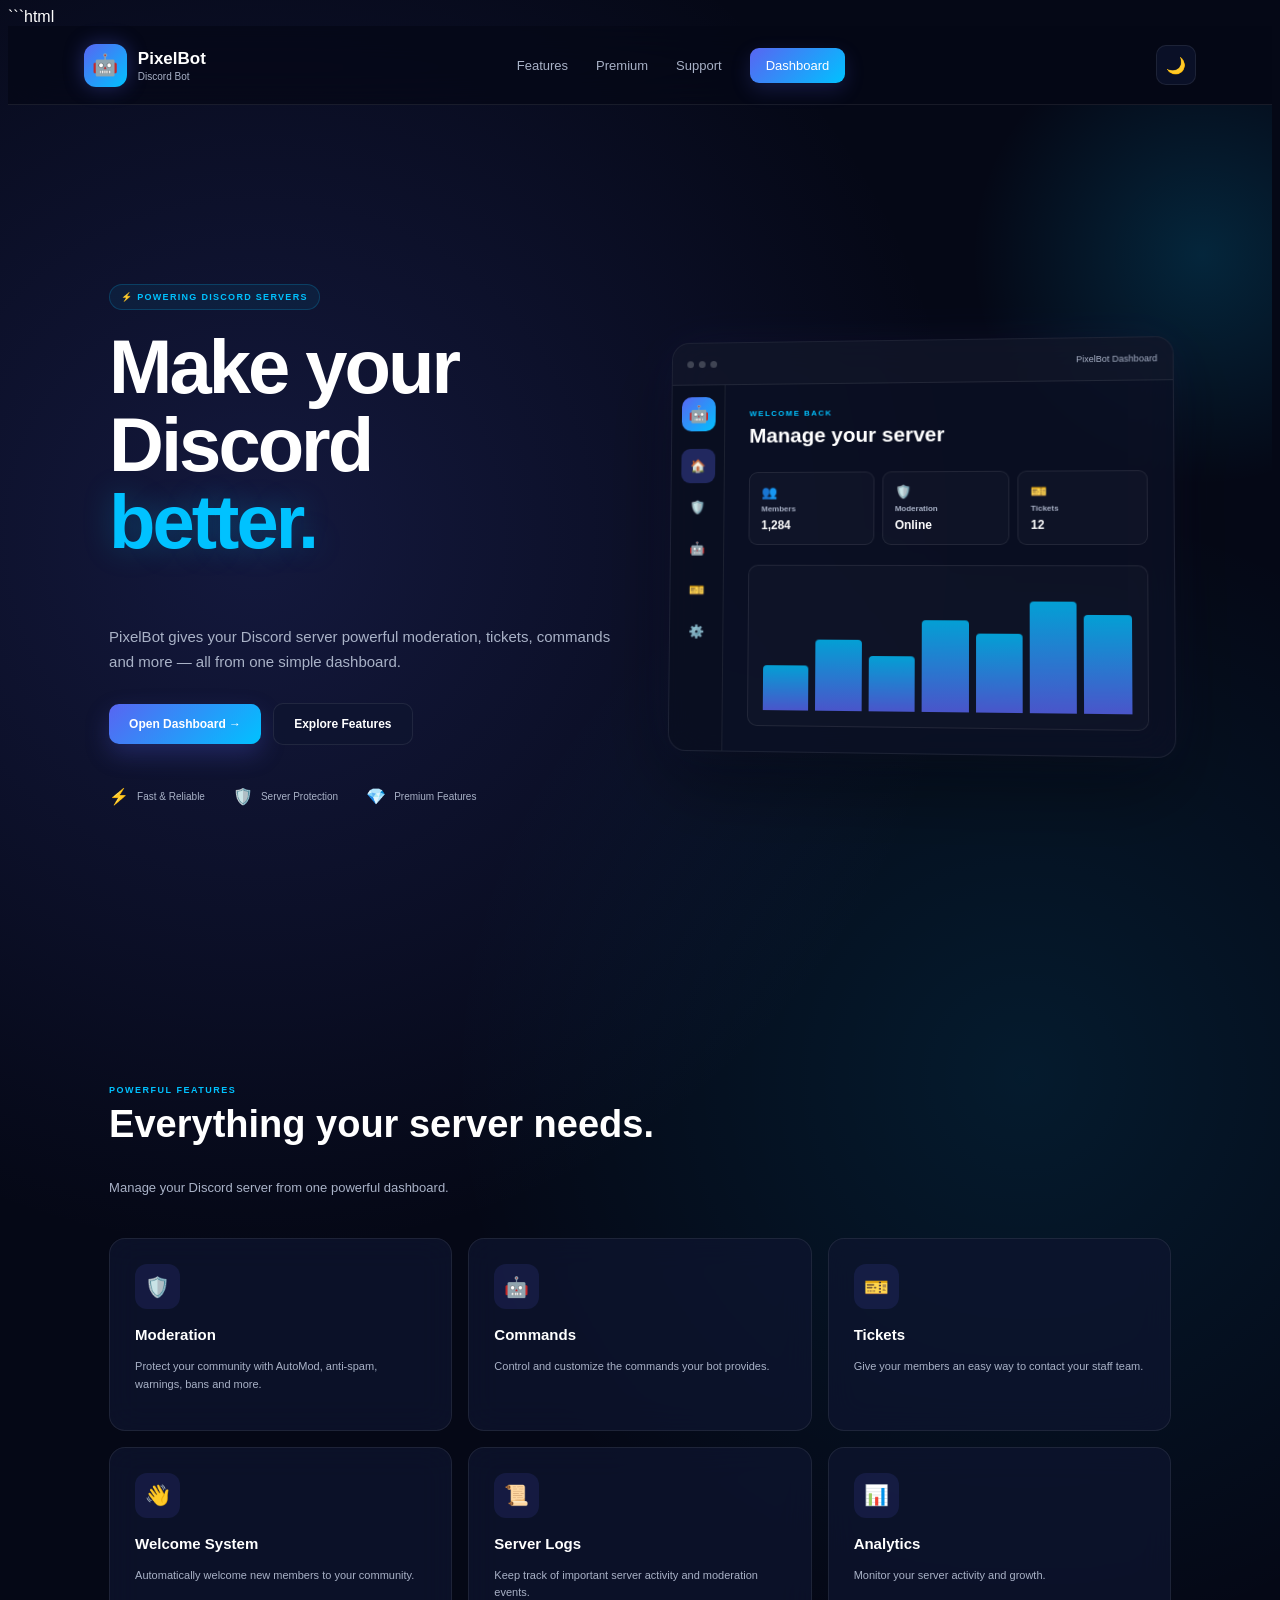
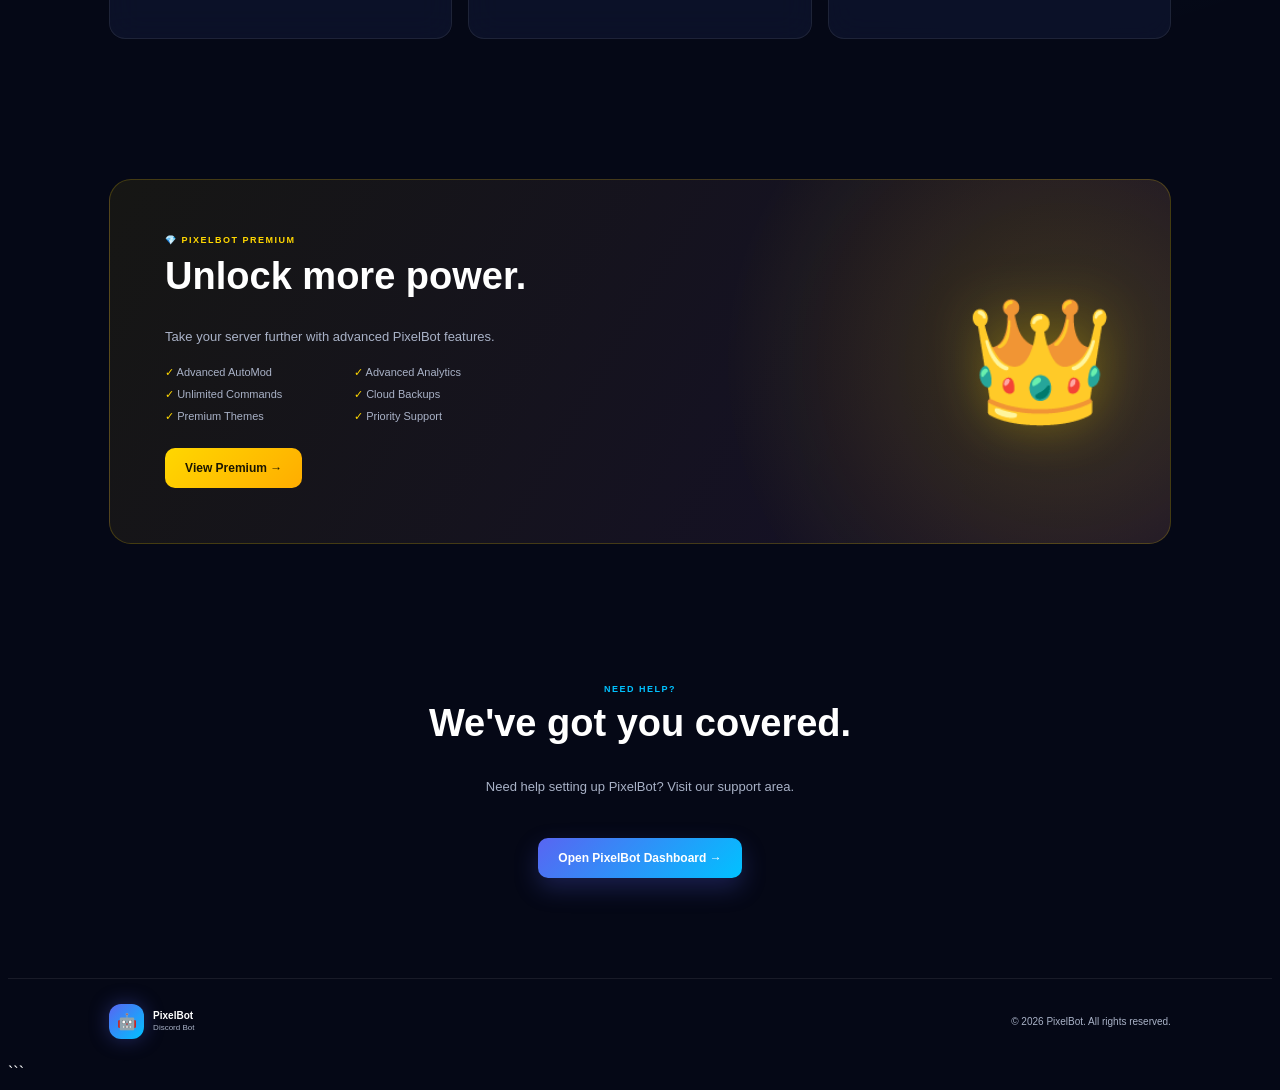
<file: index.html>
```html
<!DOCTYPE html>
<html lang="en">

<head>

    <meta charset="UTF-8">

    <meta
        name="viewport"
        content="width=device-width, initial-scale=1.0"
    >

    <title>PixelBot — Discord Bot</title>

    <link rel="stylesheet" href="css/style.css">

</head>


<body>


    <!-- ================================
         NAVBAR
    ================================= -->

    <header class="navbar">

        <a href="index.html" class="brand">

            <div class="brand-logo">
                🤖
            </div>

            <div>

                <strong>PixelBot</strong>

                <span>
                    Discord Bot
                </span>

            </div>

        </a>


        <nav>

            <a href="#features">
                Features
            </a>

            <a href="#premium">
                Premium
            </a>

            <a href="#support">
                Support
            </a>

            <a href="dashboard.html" class="nav-dashboard">
                Dashboard
            </a>

        </nav>


        <button id="theme-toggle">
            🌙
        </button>

    </header>



    <!-- ================================
         HERO
    ================================= -->

    <main>

        <section class="hero">

            <div class="hero-content">

                <div class="hero-badge">
                    ⚡ POWERING DISCORD SERVERS
                </div>


                <h1>
                    Make your Discord
                    <span>better.</span>
                </h1>


                <p>

                    PixelBot gives your Discord server
                    powerful moderation, tickets,
                    commands and more — all from one
                    simple dashboard.

                </p>


                <div class="hero-buttons">

                    <a
                        href="dashboard.html"
                        class="primary-button"
                    >
                        Open Dashboard →
                    </a>


                    <a
                        href="#features"
                        class="secondary-button"
                    >
                        Explore Features
                    </a>

                </div>


                <div class="hero-stats">

                    <div>

                        <strong>⚡</strong>

                        <span>
                            Fast & Reliable
                        </span>

                    </div>


                    <div>

                        <strong>🛡️</strong>

                        <span>
                            Server Protection
                        </span>

                    </div>


                    <div>

                        <strong>💎</strong>

                        <span>
                            Premium Features
                        </span>

                    </div>

                </div>

            </div>


            <!-- Dashboard Preview -->

            <div class="hero-preview">

                <div class="preview-window">

                    <div class="preview-top">

                        <div class="preview-dots">
                            <span></span>
                            <span></span>
                            <span></span>
                        </div>

                        <small>
                            PixelBot Dashboard
                        </small>

                    </div>


                    <div class="preview-body">

                        <aside>

                            <div class="mini-logo">
                                🤖
                            </div>

                            <div class="mini-nav active">
                                🏠
                            </div>

                            <div class="mini-nav">
                                🛡️
                            </div>

                            <div class="mini-nav">
                                🤖
                            </div>

                            <div class="mini-nav">
                                🎫
                            </div>

                            <div class="mini-nav">
                                ⚙️
                            </div>

                        </aside>


                        <div class="preview-content">

                            <span>
                                WELCOME BACK
                            </span>

                            <h3>
                                Manage your server
                            </h3>


                            <div class="preview-cards">

                                <div>
                                    👥
                                    <strong>Members</strong>
                                    <b>1,284</b>
                                </div>

                                <div>
                                    🛡️
                                    <strong>Moderation</strong>
                                    <b>Online</b>
                                </div>

                                <div>
                                    🎫
                                    <strong>Tickets</strong>
                                    <b>12</b>
                                </div>

                            </div>


                            <div class="preview-chart">

                                <div></div>
                                <div></div>
                                <div></div>
                                <div></div>
                                <div></div>
                                <div></div>
                                <div></div>

                            </div>

                        </div>

                    </div>

                </div>

            </div>

        </section>



        <!-- ================================
             FEATURES
        ================================= -->

        <section id="features" class="section">

            <div class="section-heading">

                <span>
                    POWERFUL FEATURES
                </span>

                <h2>
                    Everything your server needs.
                </h2>

                <p>
                    Manage your Discord server from
                    one powerful dashboard.
                </p>

            </div>


            <div class="feature-grid">


                <div class="feature-card">

                    <div class="feature-icon">
                        🛡️
                    </div>

                    <h3>
                        Moderation
                    </h3>

                    <p>
                        Protect your community with
                        AutoMod, anti-spam, warnings,
                        bans and more.
                    </p>

                </div>


                <div class="feature-card">

                    <div class="feature-icon">
                        🤖
                    </div>

                    <h3>
                        Commands
                    </h3>

                    <p>
                        Control and customize the
                        commands your bot provides.
                    </p>

                </div>


                <div class="feature-card">

                    <div class="feature-icon">
                        🎫
                    </div>

                    <h3>
                        Tickets
                    </h3>

                    <p>
                        Give your members an easy way
                        to contact your staff team.
                    </p>

                </div>


                <div class="feature-card">

                    <div class="feature-icon">
                        👋
                    </div>

                    <h3>
                        Welcome System
                    </h3>

                    <p>
                        Automatically welcome new
                        members to your community.
                    </p>

                </div>


                <div class="feature-card">

                    <div class="feature-icon">
                        📜
                    </div>

                    <h3>
                        Server Logs
                    </h3>

                    <p>
                        Keep track of important server
                        activity and moderation events.
                    </p>

                </div>


                <div class="feature-card">

                    <div class="feature-icon">
                        📊
                    </div>

                    <h3>
                        Analytics
                    </h3>

                    <p>
                        Monitor your server activity
                        and growth.
                    </p>

                </div>

            </div>

        </section>



        <!-- ================================
             PREMIUM
        ================================= -->

        <section id="premium" class="premium-section">

            <div class="premium-content">

                <span>
                    💎 PIXELBOT PREMIUM
                </span>

                <h2>
                    Unlock more power.
                </h2>

                <p>
                    Take your server further with
                    advanced PixelBot features.
                </p>


                <div class="premium-perks">

                    <div>
                        ✓ Advanced AutoMod
                    </div>

                    <div>
                        ✓ Advanced Analytics
                    </div>

                    <div>
                        ✓ Unlimited Commands
                    </div>

                    <div>
                        ✓ Cloud Backups
                    </div>

                    <div>
                        ✓ Premium Themes
                    </div>

                    <div>
                        ✓ Priority Support
                    </div>

                </div>


                <a
                    href="dashboard.html"
                    class="premium-button"
                >
                    View Premium →
                </a>

            </div>

            <div class="premium-emoji">
                👑
            </div>

        </section>



        <!-- ================================
             SUPPORT
        ================================= -->

        <section id="support" class="section support-section">

            <div class="section-heading">

                <span>
                    NEED HELP?
                </span>

                <h2>
                    We've got you covered.
                </h2>

                <p>
                    Need help setting up PixelBot?
                    Visit our support area.
                </p>

            </div>


            <a
                href="dashboard.html"
                class="primary-button"
            >
                Open PixelBot Dashboard →
            </a>

        </section>

    </main>



    <!-- ================================
         FOOTER
    ================================= -->

    <footer>

        <div class="footer-brand">

            <div class="brand-logo">
                🤖
            </div>

            <div>

                <strong>
                    PixelBot
                </strong>

                <span>
                    Discord Bot
                </span>

            </div>

        </div>


        <p>
            © 2026 PixelBot. All rights reserved.
        </p>

    </footer>



    <!-- ================================
         SCRIPT
    ================================= -->

    <script src="js/main.js"></script>

</body>

</html>
```
</file>
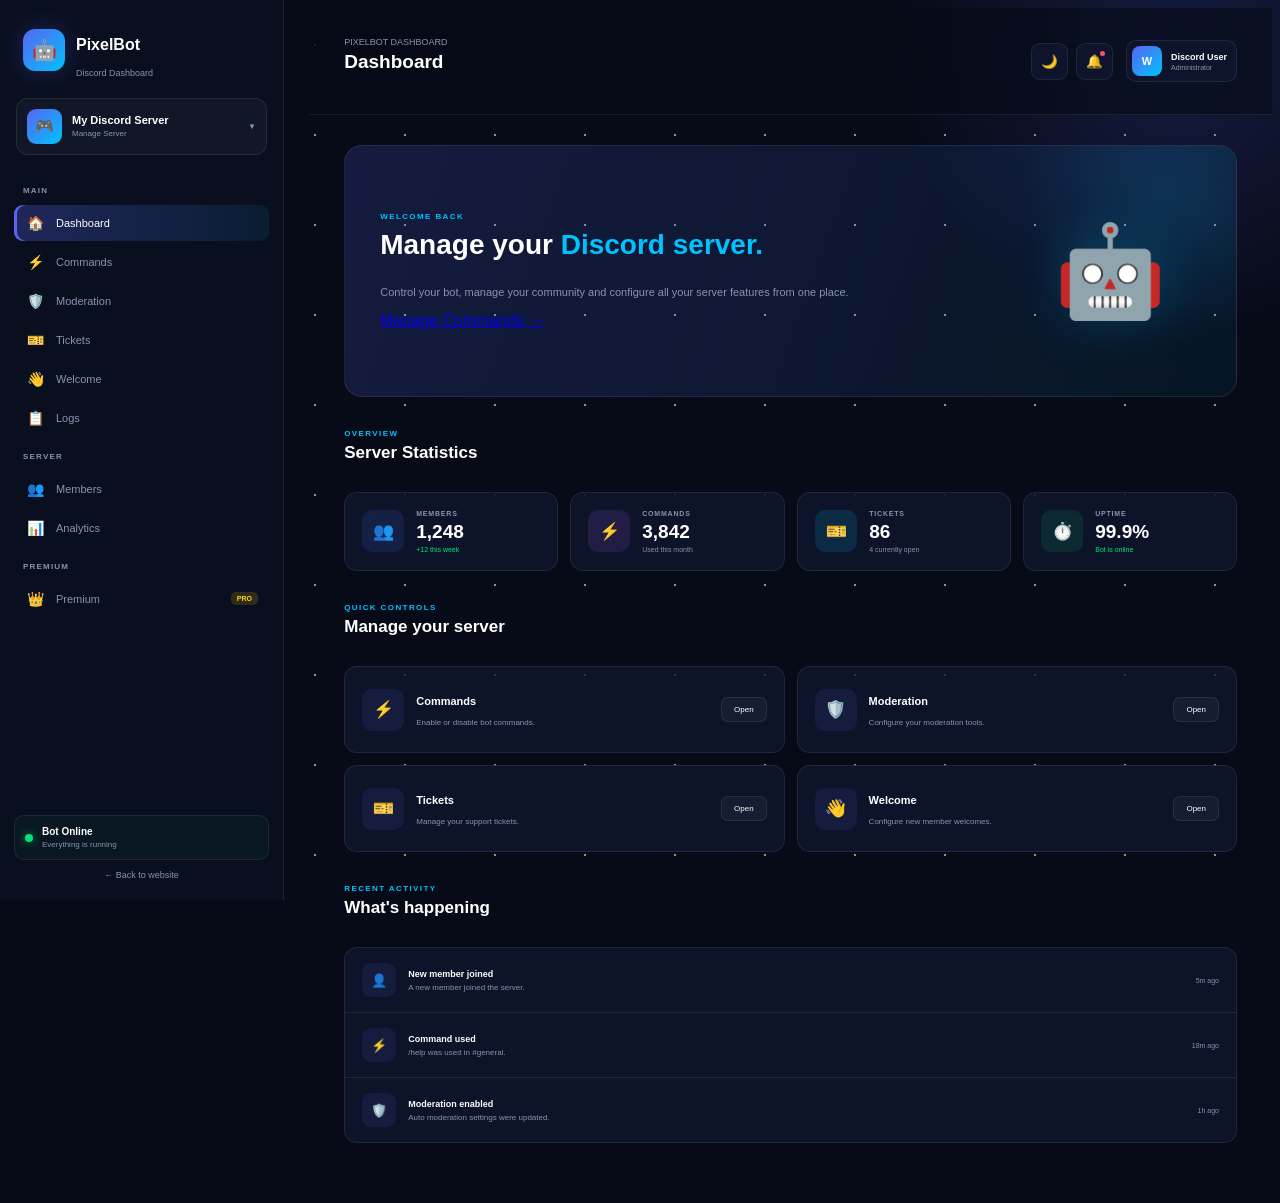
<file: dashboard.html>
```html
<!DOCTYPE html>
<html lang="en">

<head>
    <meta charset="UTF-8">

    <meta
        name="viewport"
        content="width=device-width, initial-scale=1.0"
    >

    <title>PixelBot Dashboard</title>

    <link
        rel="stylesheet"
        href="css/dashboard.css"
    >
</head>


<body>

    <!-- Background -->
    <div id="dashboard-background"></div>


    <!-- =====================================
         SIDEBAR
    ====================================== -->

    <aside class="sidebar">

        <!-- Brand -->
        <div class="brand">

            <div class="brand-logo">
                🤖
            </div>

            <div>
                <h2>PixelBot</h2>
                <span>Discord Dashboard</span>
            </div>

        </div>


        <!-- Server -->
        <div class="server-box">

            <div class="server-icon">
                🎮
            </div>

            <div class="server-info">

                <strong>My Discord Server</strong>

                <span>Manage Server</span>

            </div>

            <div class="server-arrow">
                ▼
            </div>

        </div>


        <!-- Navigation -->
        <nav class="sidebar-nav">

            <div class="nav-title">
                MAIN
            </div>

            <a
                href="#"
                class="nav-link active"
                data-page="dashboard"
            >
                <span>🏠</span>
                Dashboard
            </a>


            <a
                href="#"
                class="nav-link"
                data-page="commands"
            >
                <span>⚡</span>
                Commands
            </a>


            <a
                href="#"
                class="nav-link"
                data-page="moderation"
            >
                <span>🛡️</span>
                Moderation
            </a>


            <a
                href="#"
                class="nav-link"
                data-page="tickets"
            >
                <span>🎫</span>
                Tickets
            </a>


            <a
                href="#"
                class="nav-link"
                data-page="welcome"
            >
                <span>👋</span>
                Welcome
            </a>


            <a
                href="#"
                class="nav-link"
                data-page="logs"
            >
                <span>📋</span>
                Logs
            </a>


            <div class="nav-title">
                SERVER
            </div>


            <a
                href="#"
                class="nav-link"
                data-page="members"
            >
                <span>👥</span>
                Members
            </a>


            <a
                href="#"
                class="nav-link"
                data-page="analytics"
            >
                <span>📊</span>
                Analytics
            </a>


            <div class="nav-title">
                PREMIUM
            </div>


            <a
                href="#"
                class="nav-link"
                data-page="premium"
            >
                <span>👑</span>
                Premium
                <b>PRO</b>
            </a>

        </nav>


        <!-- Sidebar Bottom -->
        <div class="sidebar-bottom">

            <div class="bot-status">

                <div class="status-dot"></div>

                <div>

                    <strong>Bot Online</strong>

                    <small>Everything is running</small>

                </div>

            </div>


            <a
                href="index.html"
                class="website-link"
            >
                ← Back to website
            </a>

        </div>

    </aside>



    <!-- =====================================
         MAIN CONTENT
    ====================================== -->

    <main class="main-content">


        <!-- TOP BAR -->

        <header class="topbar">

            <div class="mobile-brand">

                <div class="brand-logo">
                    🤖
                </div>

                <strong>PixelBot</strong>

            </div>


            <div class="page-heading">

                <span>PIXELBOT DASHBOARD</span>

                <h1 id="page-title">
                    Dashboard
                </h1>

            </div>


            <div class="top-actions">


                <!-- Theme -->

                <button
                    class="top-button"
                    id="theme-toggle"
                    title="Change theme"
                >
                    🌙
                </button>


                <!-- Notifications -->

                <button
                    class="top-button"
                    id="notification-button"
                    title="Notifications"
                >

                    🔔

                    <span class="notification-dot"></span>

                </button>


                <!-- User -->

                <button class="user-button">

                    <div class="user-avatar">
                        W
                    </div>

                    <div class="user-details">

                        <strong>Discord User</strong>

                        <span>Administrator</span>

                    </div>

                </button>

            </div>

        </header>



        <!-- =====================================
             PAGE CONTAINER
        ====================================== -->

        <div class="page-container">


            <!-- =================================
                 DASHBOARD PAGE
            ================================== -->

            <section
                id="dashboard"
                class="dashboard-page active-page"
            >

                <div class="welcome-banner">

                    <div class="welcome-text">

                        <span class="eyebrow">
                            WELCOME BACK
                        </span>

                        <h2>
                            Manage your
                            <span>Discord server.</span>
                        </h2>

                        <p>
                            Control your bot, manage your
                            community and configure all
                            your server features from one
                            place.
                        </p>

                        <a
                            href="#"
                            class="primary-button"
                            data-page="commands"
                        >
                            Manage Commands →
                        </a>

                    </div>


                    <div class="welcome-robot">
                        🤖
                    </div>

                </div>



                <!-- Stats -->

                <div class="section-heading">

                    <div>

                        <span class="section-label">
                            OVERVIEW
                        </span>

                        <h2>
                            Server Statistics
                        </h2>

                    </div>

                </div>


                <div class="stats-grid">


                    <div class="stat-card">

                        <div class="stat-icon blue">
                            👥
                        </div>

                        <div class="stat-info">

                            <span>MEMBERS</span>

                            <strong>1,248</strong>

                            <small class="positive">
                                +12 this week
                            </small>

                        </div>

                    </div>


                    <div class="stat-card">

                        <div class="stat-icon purple">
                            ⚡
                        </div>

                        <div class="stat-info">

                            <span>COMMANDS</span>

                            <strong>3,842</strong>

                            <small>
                                Used this month
                            </small>

                        </div>

                    </div>


                    <div class="stat-card">

                        <div class="stat-icon cyan">
                            🎫
                        </div>

                        <div class="stat-info">

                            <span>TICKETS</span>

                            <strong>86</strong>

                            <small>
                                4 currently open
                            </small>

                        </div>

                    </div>


                    <div class="stat-card">

                        <div class="stat-icon green">
                            ⏱️
                        </div>

                        <div class="stat-info">

                            <span>UPTIME</span>

                            <strong>99.9%</strong>

                            <small class="positive">
                                Bot is online
                            </small>

                        </div>

                    </div>

                </div>



                <!-- Controls -->

                <div class="section-heading">

                    <div>

                        <span class="section-label">
                            QUICK CONTROLS
                        </span>

                        <h2>
                            Manage your server
                        </h2>

                    </div>

                </div>


                <div class="control-grid">


                    <div class="control-card">

                        <div class="control-icon">
                            ⚡
                        </div>

                        <div>

                            <h3>
                                Commands
                            </h3>

                            <p>
                                Enable or disable bot commands.
                            </p>

                        </div>

                        <button
                            class="open-control"
                            data-target="commands"
                        >
                            Open
                        </button>

                    </div>


                    <div class="control-card">

                        <div class="control-icon">
                            🛡️
                        </div>

                        <div>

                            <h3>
                                Moderation
                            </h3>

                            <p>
                                Configure your moderation tools.
                            </p>

                        </div>

                        <button
                            class="open-control"
                            data-target="moderation"
                        >
                            Open
                        </button>

                    </div>


                    <div class="control-card">

                        <div class="control-icon">
                            🎫
                        </div>

                        <div>

                            <h3>
                                Tickets
                            </h3>

                            <p>
                                Manage your support tickets.
                            </p>

                        </div>

                        <button
                            class="open-control"
                            data-target="tickets"
                        >
                            Open
                        </button>

                    </div>


                    <div class="control-card">

                        <div class="control-icon">
                            👋
                        </div>

                        <div>

                            <h3>
                                Welcome
                            </h3>

                            <p>
                                Configure new member welcomes.
                            </p>

                        </div>

                        <button
                            class="open-control"
                            data-target="welcome"
                        >
                            Open
                        </button>

                    </div>

                </div>



                <!-- Activity -->

                <div class="section-heading">

                    <div>

                        <span class="section-label">
                            RECENT ACTIVITY
                        </span>

                        <h2>
                            What's happening
                        </h2>

                    </div>

                </div>


                <div class="activity-card">

                    <div class="activity-item">

                        <div class="activity-icon">
                            👤
                        </div>

                        <div class="activity-info">

                            <strong>
                                New member joined
                            </strong>

                            <span>
                                A new member joined the server.
                            </span>

                        </div>

                        <time>
                            5m ago
                        </time>

                    </div>


                    <div class="activity-item">

                        <div class="activity-icon">
                            ⚡
                        </div>

                        <div class="activity-info">

                            <strong>
                                Command used
                            </strong>

                            <span>
                                /help was used in #general.
                            </span>

                        </div>

                        <time>
                            18m ago
                        </time>

                    </div>


                    <div class="activity-item">

                        <div class="activity-icon">
                            🛡️
                        </div>

                        <div class="activity-info">

                            <strong>
                                Moderation enabled
                            </strong>

                            <span>
                                Auto moderation settings were updated.
                            </span>

                        </div>

                        <time>
                            1h ago
                        </time>

                    </div>

                </div>

            </section>



            <!-- =================================
                 COMMANDS
            ================================== -->

            <section
                id="commands"
                class="dashboard-page"
            >

                <div class="page-intro">

                    <span class="section-label">
                        BOT SETTINGS
                    </span>

                    <h2>
                        Commands
                    </h2>

                    <p>
                        Control which commands your bot can use.
                    </p>

                </div>


                <div class="settings-card">

                    <div class="setting-row">

                        <div>

                            <strong>General Commands</strong>

                            <span>
                                Enable general utility commands.
                            </span>

                        </div>

                        <label class="switch">

                            <input
                                type="checkbox"
                                checked
                                data-setting="general_commands"
                            >

                            <span class="slider"></span>

                        </label>

                    </div>


                    <div class="setting-row">

                        <div>

                            <strong>Fun Commands</strong>

                            <span>
                                Enable games and fun commands.
                            </span>

                        </div>

                        <label class="switch">

                            <input
                                type="checkbox"
                                checked
                                data-setting="fun_commands"
                            >

                            <span class="slider"></span>

                        </label>

                    </div>


                    <div class="setting-row">

                        <div>

                            <strong>Music Commands</strong>

                            <span>
                                Enable music related commands.
                            </span>

                        </div>

                        <label class="switch">

                            <input
                                type="checkbox"
                                data-setting="music_commands"
                            >

                            <span class="slider"></span>

                        </label>

                    </div>


                    <div class="setting-row">

                        <div>

                            <strong>Economy Commands</strong>

                            <span>
                                Enable server economy commands.
                            </span>

                        </div>

                        <label class="switch">

                            <input
                                type="checkbox"
                                data-setting="economy_commands"
                            >

                            <span class="slider"></span>

                        </label>

                    </div>

                </div>

            </section>



            <!-- =================================
                 MODERATION
            ================================== -->

            <section
                id="moderation"
                class="dashboard-page"
            >

                <div class="page-intro">

                    <span class="section-label">
                        SERVER PROTECTION
                    </span>

                    <h2>
                        Moderation
                    </h2>

                    <p>
                        Protect your server with automatic moderation.
                    </p>

                </div>


                <div class="settings-card">

                    <div class="setting-row">

                        <div>

                            <strong>Auto Moderation</strong>

                            <span>
                                Automatically detect inappropriate content.
                            </span>

                        </div>

                        <label class="switch">

                            <input
                                type="checkbox"
                                checked
                                data-setting="automod"
                            >

                            <span class="slider"></span>

                        </label>

                    </div>


                    <div class="setting-row">

                        <div>

                            <strong>Anti-Spam</strong>

                            <span>
                                Detect and prevent spam messages.
                            </span>

                        </div>

                        <label class="switch">

                            <input
                                type="checkbox"
                                checked
                                data-setting="antispam"
                            >

                            <span class="slider"></span>

                        </label>

                    </div>


                    <div class="setting-row">

                        <div>

                            <strong>Anti-Raid</strong>

                            <span>
                                Protect your server from raids.
                            </span>

                        </div>

                        <label class="switch">

                            <input
                                type="checkbox"
                                data-setting="antiraid"
                            >

                            <span class="slider"></span>

                        </label>

                    </div>


                    <div class="setting-row">

                        <div>

                            <strong>Link Filter</strong>

                            <span>
                                Automatically block unwanted links.
                            </span>

                        </div>

                        <label class="switch">

                            <input
                                type="checkbox"
                                checked
                                data-setting="link_filter"
                            >

                            <span class="slider"></span>

                        </label>

                    </div>

                </div>

            </section>



            <!-- =================================
                 TICKETS
            ================================== -->

            <section
                id="tickets"
                class="dashboard-page"
            >

                <div class="page-intro">

                    <span class="section-label">
                        SUPPORT SYSTEM
                    </span>

                    <h2>
                        Tickets
                    </h2>

                    <p>
                        Configure your server's ticket system.
                    </p>

                </div>


                <div class="settings-card">

                    <div class="setting-row">

                        <div>

                            <strong>Ticket System</strong>

                            <span>
                                Allow members to create support tickets.
                            </span>

                        </div>

                        <label class="switch">

                            <input
                                type="checkbox"
                                checked
                                data-setting="tickets"
                            >

                            <span class="slider"></span>

                        </label>

                    </div>


                    <div class="setting-row">

                        <div>

                            <strong>Staff Notifications</strong>

                            <span>
                                Notify staff when a ticket is created.
                            </span>

                        </div>

                        <label class="switch">

                            <input
                                type="checkbox"
                                checked
                                data-setting="ticket_notifications"
                            >

                            <span class="slider"></span>

                        </label>

                    </div>


                    <div class="setting-row">

                        <div>

                            <strong>Auto Close</strong>

                            <span>
                                Automatically close inactive tickets.
                            </span>

                        </div>

                        <label class="switch">

                            <input
                                type="checkbox"
                                data-setting="ticket_autoclose"
                            >

                            <span class="slider"></span>

                        </label>

                    </div>

                </div>

            </section>



            <!-- =================================
                 WELCOME
            ================================== -->

            <section
                id="welcome"
                class="dashboard-page"
            >

                <div class="page-intro">

                    <span class="section-label">
                        NEW MEMBERS
                    </span>

                    <h2>
                        Welcome
                    </h2>

                    <p>
                        Configure what happens when someone joins.
                    </p>

                </div>


                <div class="settings-card">

                    <div class="setting-row">

                        <div>

                            <strong>Welcome Messages</strong>

                            <span>
                                Send a welcome message to new members.
                            </span>

                        </div>

                        <label class="switch">

                            <input
                                type="checkbox"
                                checked
                                data-setting="welcome_messages"
                            >

                            <span class="slider"></span>

                        </label>

                    </div>


                    <div class="setting-row">

                        <div>

                            <strong>Welcome DM</strong>

                            <span>
                                Send new members a private welcome message.
                            </span>

                        </div>

                        <label class="switch">

                            <input
                                type="checkbox"
                                data-setting="welcome_dm"
                            >

                            <span class="slider"></span>

                        </label>

                    </div>


                    <div class="setting-row">

                        <div>

                            <strong>Member Roles</strong>

                            <span>
                                Automatically give new members a role.
                            </span>

                        </div>

                        <label class="switch">

                            <input
                                type="checkbox"
                                checked
                                data-setting="member_roles"
                            >

                            <span class="slider"></span>

                        </label>

                    </div>

                </div>

            </section>



            <!-- =================================
                 LOGS
            ================================== -->

            <section
                id="logs"
                class="dashboard-page"
            >

                <div class="page-intro">

                    <span class="section-label">
                        SERVER HISTORY
                    </span>

                    <h2>
                        Logs
                    </h2>

                    <p>
                        Keep track of important server events.
                    </p>

                </div>


                <div class="activity-card">

                    <div class="activity-item">

                        <div class="activity-icon">
                            🛡️
                        </div>

                        <div class="activity-info">

                            <strong>
                                Moderation action
                            </strong>

                            <span>
                                A moderation event was recorded.
                            </span>

                        </div>

                        <time>
                            Today
                        </time>

                    </div>


                    <div class="activity-item">

                        <div class="activity-icon">
                            👤
                        </div>

                        <div class="activity-info">

                            <strong>
                                Member joined
                            </strong>

                            <span>
                                A new member joined the server.
                            </span>

                        </div>

                        <time>
                            Today
                        </time>

                    </div>


                    <div class="activity-item">

                        <div class="activity-icon">
                            ⚙️
                        </div>

                        <div class="activity-info">

                            <strong>
                                Setting changed
                            </strong>

                            <span>
                                A dashboard setting was changed.
                            </span>

                        </div>

                        <time>
                            Yesterday
                        </time>

                    </div>

                </div>

            </section>



            <!-- =================================
                 MEMBERS
            ================================== -->

            <section
                id="members"
                class="dashboard-page"
            >

                <div class="page-intro">

                    <span class="section-label">
                        SERVER
                    </span>

                    <h2>
                        Members
                    </h2>

                    <p>
                        View and manage your server members.
                    </p>

                </div>


                <div class="stats-grid">

                    <div class="stat-card">

                        <div class="stat-icon blue">
                            👥
                        </div>

                        <div class="stat-info">

                            <span>TOTAL MEMBERS</span>

                            <strong>1,248</strong>

                            <small>
                                Server members
                            </small>

                        </div>

                    </div>


                    <div class="stat-card">

                        <div class="stat-icon green">
                            🟢
                        </div>

                        <div class="stat-info">

                            <span>ONLINE</span>

                            <strong>327</strong>

                            <small>
                                Currently online
                            </small>

                        </div>

                    </div>

                </div>


                <div class="activity-card" style="margin-top: 18px;">

                    <div class="activity-item">

                        <div class="user-avatar">
                            W
                        </div>

                        <div class="activity-info">

                            <strong>
                                Discord User
                            </strong>

                            <span>
                                Administrator
                            </span>

                        </div>

                        <time>
                            Online
                        </time>

                    </div>


                    <div class="activity-item">

                        <div class="user-avatar">
                            P
                        </div>

                        <div class="activity-info">

                            <strong>
                                PixelPlayer
                            </strong>

                            <span>
                                Member
                            </span>

                        </div>

                        <time>
                            Online
                        </time>

                    </div>

                </div>

            </section>



            <!-- =================================
                 ANALYTICS
            ================================== -->

            <section
                id="analytics"
                class="dashboard-page"
            >

                <div class="page-intro">

                    <span class="section-label">
                        SERVER DATA
                    </span>

                    <h2>
                        Analytics
                    </h2>

                    <p>
                        See how your Discord server is performing.
                    </p>

                </div>


                <div class="analytics-placeholder">

                    <div class="big-chart-icon">
                        📊
                    </div>

                    <h3>
                        Server Analytics
                    </h3>

                    <p>
                        Detailed member growth, activity,
                        command usage and server statistics
                        will appear here.
                    </p>

                </div>

            </section>



            <!-- =================================
                 PREMIUM
            ================================== -->

            <section
                id="premium"
                class="dashboard-page"
            >

                <div class="premium-hero">

                    <div>

                        <span class="premium-label">
                            PIXELBOT PREMIUM
                        </span>

                        <h2>
                            Unlock more power for your server.
                        </h2>

                        <p>
                            Get advanced features and extra
                            controls for your Discord community.
                        </p>

                        <button class="premium-button">
                            Unlock Premium 👑
                        </button>

                    </div>


                    <div class="premium-icon">
                        👑
                    </div>

                </div>


                <div class="premium-grid">


                    <div class="premium-card">

                        <span>🚀</span>

                        <h3>
                            Advanced Commands
                        </h3>

                        <p>
                            Unlock additional commands and
                            advanced bot controls.
                        </p>

                    </div>


                    <div class="premium-card">

                        <span>🎨</span>

                        <h3>
                            Custom Branding
                        </h3>

                        <p>
                            Add your own branding and
                            customise your dashboard.
                        </p>

                    </div>


                    <div class="premium-card">

                        <span>📊</span>

                        <h3>
                            Advanced Analytics
                        </h3>

                        <p>
                            Get more detailed server statistics
                            and activity information.
                        </p>

                    </div>


                    <div class="premium-card">

                        <span>🛡️</span>

                        <h3>
                            Extra Protection
                        </h3>

                        <p>
                            Unlock advanced moderation and
                            security tools.
                        </p>

                    </div>


                    <div class="premium-card">

                        <span>⚡</span>

                        <h3>
                            Priority Features
                        </h3>

                        <p>
                            Get access to new PixelBot features
                            before everyone else.
                        </p>

                    </div>


                    <div class="premium-card">

                        <span>👑</span>

                        <h3>
                            Premium Badge
                        </h3>

                        <p>
                            Show that your server is using
                            PixelBot Premium.
                        </p>

                    </div>

                </div>

            </section>


        </div>

    </main>



    <!-- =====================================
         NOTIFICATION PANEL
    ====================================== -->

    <div
        class="notification-panel"
        id="notification-panel"
    >

        <div class="notification-header">

            <strong>
                Notifications
            </strong>

            <button
                id="notification-close"
                aria-label="Close notifications"
            >
                ×
            </button>

        </div>


        <div class="notification-content">

            <div class="notification-item">

                <span>🤖</span>

                <div>

                    <strong>
                        PixelBot is online
                    </strong>

                    <p>
                        Your bot is running normally.
                    </p>

                </div>

            </div>


            <div class="notification-item">

                <span>🎉</span>

                <div>

                    <strong>
                        Welcome to PixelBot
                    </strong>

                    <p>
                        Your dashboard is ready.
                    </p>

                </div>

            </div>

        </div>

    </div>



    <!-- =====================================
         JAVASCRIPT
    ====================================== -->

<script src="js/dashboard.js"></script>
</body>
</html>
</file>
<file: css/style.css>
```css
/* =========================================
   PIXELBOT HOMEPAGE
========================================= */

* {
    margin: 0;
    padding: 0;
    box-sizing: border-box;
}

html {
    scroll-behavior: smooth;
}

body {
    min-height: 100vh;
    font-family: Arial, Helvetica, sans-serif;

    --bg: #050816;
    --card: rgba(14, 22, 48, 0.72);
    --card-hover: rgba(22, 34, 68, 0.9);
    --text: #ffffff;
    --muted: #a9b2c7;
    --border: rgba(255, 255, 255, 0.08);

    --primary: #5865f2;
    --secondary: #00c2ff;
    --purple: #9d4edd;
    --green: #00e676;
    --gold: #ffd700;

    background:
        radial-gradient(
            circle at 20% 20%,
            rgba(88, 101, 242, 0.18),
            transparent 30%
        ),
        radial-gradient(
            circle at 80% 40%,
            rgba(0, 194, 255, 0.1),
            transparent 30%
        ),
        var(--bg);

    color: var(--text);

    transition:
        background 0.5s ease,
        color 0.5s ease;
}


/* =========================================
   LIGHT THEME
========================================= */

body.light {
    --bg: #eaf8ff;
    --card: rgba(255, 255, 255, 0.75);
    --card-hover: rgba(255, 255, 255, 0.95);
    --text: #102033;
    --muted: #536579;
    --border: rgba(20, 50, 80, 0.1);

    --primary: #5865f2;
    --secondary: #009bd0;
    --purple: #7c3aed;
    --green: #00a95c;
    --gold: #d99b00;

    background:
        radial-gradient(
            circle at 20% 20%,
            rgba(255, 220, 90, 0.28),
            transparent 30%
        ),
        radial-gradient(
            circle at 80% 40%,
            rgba(0, 194, 255, 0.14),
            transparent 30%
        ),
        var(--bg);
}


/* =========================================
   NAVBAR
========================================= */

.navbar {
    position: sticky;
    top: 0;
    z-index: 1000;

    height: 78px;

    display: flex;
    align-items: center;
    justify-content: space-between;

    padding: 0 6%;

    background: rgba(5, 8, 22, 0.7);

    backdrop-filter: blur(20px);

    border-bottom: 1px solid var(--border);
}

body.light .navbar {
    background: rgba(255, 255, 255, 0.7);
}


.brand {
    display: flex;
    align-items: center;

    gap: 11px;

    color: var(--text);

    text-decoration: none;
}

.brand-logo {
    width: 43px;
    height: 43px;

    display: flex;
    align-items: center;
    justify-content: center;

    border-radius: 12px;

    background:
        linear-gradient(
            135deg,
            var(--primary),
            var(--secondary)
        );

    box-shadow:
        0 0 20px rgba(88, 101, 242, 0.35);

    font-size: 21px;
}

.brand strong {
    display: block;

    font-size: 17px;
}

.brand span {
    display: block;

    margin-top: 2px;

    color: var(--muted);

    font-size: 10px;
}


.navbar nav {
    display: flex;

    align-items: center;

    gap: 28px;
}

.navbar nav a {
    color: var(--muted);

    text-decoration: none;

    font-size: 13px;

    transition: 0.25s;
}

.navbar nav a:hover {
    color: var(--text);
}

.nav-dashboard {
    padding: 10px 16px;

    border-radius: 9px;

    background:
        linear-gradient(
            135deg,
            var(--primary),
            var(--secondary)
        );

    color: white !important;

    box-shadow:
        0 7px 20px rgba(88, 101, 242, 0.2);
}


#theme-toggle {
    width: 40px;
    height: 40px;

    border: 1px solid var(--border);

    border-radius: 10px;

    background: var(--card);

    color: var(--text);

    cursor: pointer;

    font-size: 16px;

    transition: 0.25s;
}

#theme-toggle:hover {
    transform: translateY(-2px);

    border-color: var(--secondary);
}


/* =========================================
   HERO
========================================= */

.hero {
    position: relative;

    min-height: 720px;

    display: grid;

    grid-template-columns:
        1fr 1fr;

    align-items: center;

    gap: 50px;

    padding: 80px 8%;

    overflow: hidden;
}

.hero::before {
    content: "";

    position: absolute;

    width: 500px;
    height: 500px;

    right: -180px;
    top: -100px;

    border-radius: 50%;

    background:
        radial-gradient(
            circle,
            rgba(0, 194, 255, 0.16),
            transparent 65%
        );

    pointer-events: none;
}

.hero-content {
    position: relative;
    z-index: 2;
}

.hero-badge {
    display: inline-block;

    padding: 7px 11px;

    border: 1px solid
        rgba(0, 194, 255, 0.2);

    border-radius: 20px;

    background:
        rgba(0, 194, 255, 0.07);

    color: var(--secondary);

    font-size: 9px;

    font-weight: 800;

    letter-spacing: 1.3px;
}

.hero h1 {
    max-width: 700px;

    margin-top: 18px;

    font-size: clamp(48px, 6vw, 76px);

    line-height: 1.02;

    letter-spacing: -3px;
}

.hero h1 span {
    display: block;

    color: var(--secondary);

    text-shadow:
        0 0 30px rgba(0, 194, 255, 0.25);
}

.hero-content > p {
    max-width: 600px;

    margin-top: 22px;

    color: var(--muted);

    font-size: 15px;

    line-height: 1.7;
}

.hero-buttons {
    display: flex;

    align-items: center;

    gap: 12px;

    margin-top: 28px;
}

.primary-button,
.secondary-button {
    display: inline-block;

    padding: 13px 20px;

    border-radius: 10px;

    text-decoration: none;

    font-size: 12px;

    font-weight: 700;

    transition: 0.25s;

    cursor: pointer;
}

.primary-button {
    border: none;

    background:
        linear-gradient(
            135deg,
            var(--primary),
            var(--secondary)
        );

    color: white;

    box-shadow:
        0 10px 25px
        rgba(88, 101, 242, 0.25);
}

.primary-button:hover {
    transform: translateY(-3px);

    box-shadow:
        0 14px 30px
        rgba(0, 194, 255, 0.25);
}

.secondary-button {
    border: 1px solid var(--border);

    background: var(--card);

    color: var(--text);
}

.secondary-button:hover {
    background: var(--card-hover);

    transform: translateY(-3px);
}


/* =========================================
   HERO STATS
========================================= */

.hero-stats {
    display: flex;

    gap: 28px;

    margin-top: 42px;
}

.hero-stats div {
    display: flex;

    align-items: center;

    gap: 8px;
}

.hero-stats strong {
    font-size: 16px;
}

.hero-stats span {
    color: var(--muted);

    font-size: 10px;
}


/* =========================================
   DASHBOARD PREVIEW
========================================= */

.hero-preview {
    position: relative;

    z-index: 2;

    perspective: 1000px;
}

.preview-window {
    overflow: hidden;

    border: 1px solid var(--border);

    border-radius: 18px;

    background:
        rgba(10, 16, 35, 0.8);

    backdrop-filter: blur(20px);

    box-shadow:
        0 30px 80px rgba(0, 0, 0, 0.4),
        0 0 50px rgba(88, 101, 242, 0.08);

    transform:
        rotateY(-4deg)
        rotateX(2deg);

    transition: 0.5s;
}

.preview-window:hover {
    transform:
        rotateY(0deg)
        rotateX(0deg)
        translateY(-8px);
}

.preview-top {
    height: 42px;

    display: flex;

    align-items: center;

    justify-content: space-between;

    padding: 0 15px;

    border-bottom: 1px solid var(--border);

    background:
        rgba(255, 255, 255, 0.02);
}

.preview-top small {
    color: var(--muted);

    font-size: 9px;
}

.preview-dots {
    display: flex;

    gap: 5px;
}

.preview-dots span {
    width: 7px;
    height: 7px;

    border-radius: 50%;

    background:
        rgba(255, 255, 255, 0.2);
}

.preview-body {
    display: grid;

    grid-template-columns: 55px 1fr;

    min-height: 360px;
}

.preview-body aside {
    padding: 12px 8px;

    border-right: 1px solid var(--border);

    background:
        rgba(0, 0, 0, 0.12);
}

.mini-logo {
    width: 35px;
    height: 35px;

    display: flex;

    align-items: center;
    justify-content: center;

    margin: 0 auto 18px;

    border-radius: 10px;

    background:
        linear-gradient(
            135deg,
            var(--primary),
            var(--secondary)
        );

    font-size: 17px;
}

.mini-nav {
    width: 35px;
    height: 35px;

    display: flex;

    align-items: center;
    justify-content: center;

    margin: 7px auto;

    border-radius: 9px;

    color: var(--muted);

    font-size: 13px;
}

.mini-nav.active {
    background:
        rgba(88, 101, 242, 0.3);

    color: white;
}

.preview-content {
    padding: 25px;
}

.preview-content > span {
    color: var(--secondary);

    font-size: 8px;

    font-weight: 800;

    letter-spacing: 1.5px;
}

.preview-content h3 {
    margin-top: 6px;

    font-size: 21px;
}

.preview-cards {
    display: grid;

    grid-template-columns:
        repeat(3, 1fr);

    gap: 8px;

    margin-top: 25px;
}

.preview-cards div {
    display: flex;

    flex-direction: column;

    gap: 5px;

    padding: 12px;

    border: 1px solid var(--border);

    border-radius: 9px;

    background:
        rgba(255, 255, 255, 0.025);

    font-size: 13px;
}

.preview-cards strong {
    color: var(--muted);

    font-size: 8px;
}

.preview-cards b {
    font-size: 12px;
}

.preview-chart {
    height: 130px;

    display: flex;

    align-items: end;

    gap: 7px;

    margin-top: 20px;

    padding: 15px;

    border: 1px solid var(--border);

    border-radius: 10px;

    background:
        rgba(255, 255, 255, 0.02);
}

.preview-chart div {
    flex: 1;

    min-height: 20px;

    border-radius: 4px 4px 0 0;

    background:
        linear-gradient(
            to top,
            var(--primary),
            var(--secondary)
        );

    opacity: 0.8;
}

.preview-chart div:nth-child(1) {
    height: 35%;
}

.preview-chart div:nth-child(2) {
    height: 55%;
}

.preview-chart div:nth-child(3) {
    height: 42%;
}

.preview-chart div:nth-child(4) {
    height: 70%;
}

.preview-chart div:nth-child(5) {
    height: 60%;
}

.preview-chart div:nth-child(6) {
    height: 85%;
}

.preview-chart div:nth-child(7) {
    height: 75%;
}


/* =========================================
   SECTIONS
========================================= */

.section {
    padding: 100px 8%;
}

.section-heading {
    max-width: 700px;

    margin-bottom: 40px;
}

.section-heading > span {
    color: var(--secondary);

    font-size: 9px;

    font-weight: 800;

    letter-spacing: 1.5px;
}

.section-heading h2 {
    margin-top: 8px;

    font-size: 38px;
}

.section-heading p {
    margin-top: 10px;

    color: var(--muted);

    font-size: 13px;

    line-height: 1.6;
}


/* =========================================
   FEATURES
========================================= */

.feature-grid {
    display: grid;

    grid-template-columns:
        repeat(3, 1fr);

    gap: 16px;
}

.feature-card {
    padding: 25px;

    border: 1px solid var(--border);

    border-radius: 16px;

    background: var(--card);

    backdrop-filter: blur(15px);

    transition: 0.3s;
}

.feature-card:hover {
    transform: translateY(-6px);

    background: var(--card-hover);

    border-color:
        rgba(0, 194, 255, 0.25);

    box-shadow:
        0 20px 45px rgba(0, 0, 0, 0.15);
}

.feature-icon {
    width: 45px;
    height: 45px;

    display: flex;

    align-items: center;
    justify-content: center;

    margin-bottom: 17px;

    border-radius: 12px;

    background:
        rgba(88, 101, 242, 0.12);

    font-size: 20px;
}

.feature-card h3 {
    font-size: 15px;
}

.feature-card p {
    margin-top: 8px;

    color: var(--muted);

    font-size: 11px;

    line-height: 1.6;
}


/* =========================================
   PREMIUM
========================================= */

.premium-section {
    position: relative;

    display: flex;

    align-items: center;

    justify-content: space-between;

    gap: 40px;

    margin: 40px 8%;

    padding: 55px;

    overflow: hidden;

    border: 1px solid
        rgba(255, 215, 0, 0.2);

    border-radius: 22px;

    background:
        radial-gradient(
            circle at 90% 50%,
            rgba(255, 215, 0, 0.18),
            transparent 35%
        ),
        linear-gradient(
            120deg,
            rgba(255, 215, 0, 0.07),
            rgba(157, 78, 221, 0.1)
        );
}

.premium-content > span {
    color: var(--gold);

    font-size: 9px;

    font-weight: 800;

    letter-spacing: 1.5px;
}

.premium-content h2 {
    margin-top: 10px;

    font-size: 38px;
}

.premium-content > p {
    margin-top: 10px;

    color: var(--muted);

    font-size: 13px;
}

.premium-perks {
    display: grid;

    grid-template-columns:
        repeat(2, minmax(180px, 1fr));

    gap: 9px;

    margin-top: 22px;
}

.premium-perks div {
    color: var(--muted);

    font-size: 11px;
}

.premium-perks div::first-letter {
    color: var(--gold);
}

.premium-button {
    display: inline-block;

    margin-top: 25px;

    padding: 13px 20px;

    border-radius: 10px;

    background:
        linear-gradient(
            135deg,
            #ffd700,
            #ffad00
        );

    color: #1b1600;

    text-decoration: none;

    font-size: 12px;

    font-weight: 800;

    transition: 0.25s;
}

.premium-button:hover {
    transform: translateY(-3px);

    box-shadow:
        0 12px 30px
        rgba(255, 190, 0, 0.25);
}

.premium-emoji {
    font-size: 120px;

    filter:
        drop-shadow(
            0 0 25px
            rgba(255, 215, 0, 0.3)
        );

    animation:
        crownFloat 3s ease-in-out infinite;
}

@keyframes crownFloat {

    50% {
        transform:
            translateY(-10px)
            rotate(3deg);
    }

}


/* =========================================
   SUPPORT
========================================= */

.support-section {
    text-align: center;
}

.support-section .section-heading {
    margin-left: auto;
    margin-right: auto;
}

.support-section .primary-button {
    display: inline-block;
}


/* =========================================
   FOOTER
========================================= */

footer {
    display: flex;

    align-items: center;

    justify-content: space-between;

    padding: 25px 8%;

    border-top: 1px solid var(--border);

    color: var(--muted);

    font-size: 10px;
}

.footer-brand {
    display: flex;

    align-items: center;

    gap: 9px;

    color: var(--text);
}

.footer-brand .brand-logo {
    width: 35px;
    height: 35px;

    font-size: 16px;
}

.footer-brand span {
    display: block;

    margin-top: 2px;

    color: var(--muted);

    font-size: 8px;
}


/* =========================================
   MOBILE
========================================= */

@media (max-width: 1000px) {

    .hero {
        grid-template-columns: 1fr;

        padding-top: 60px;
    }

    .hero-preview {
        max-width: 700px;

        width: 100%;

        margin: auto;
    }

    .feature-grid {
        grid-template-columns:
            repeat(2, 1fr);
    }

}

@media (max-width: 700px) {

    .navbar {
        padding: 0 20px;
    }

    .navbar nav {
        display: none;
    }

    .hero {
        padding:
            60px 20px
            50px;
    }

    .hero h1 {
        font-size: 50px;

        letter-spacing: -2px;
    }

    .hero-buttons {
        flex-direction: column;

        align-items: stretch;
    }

    .hero-buttons a {
        text-align: center;
    }

    .hero-stats {
        flex-wrap: wrap;

        gap: 15px;
    }

    .preview-window {
        transform: none;
    }

    .preview-cards {
        grid-template-columns: 1fr;
    }

    .section {
        padding:
            70px 20px;
    }

    .section-heading h2 {
        font-size: 30px;
    }

    .feature-grid {
        grid-template-columns: 1fr;
    }

    .premium-section {
        margin:
            20px;

        padding: 35px 25px;
    }

    .premium-content h2 {
        font-size: 30px;
    }

    .premium-perks {
        grid-template-columns: 1fr;
    }

    .premium-emoji {
        display: none;
    }

    footer {
        flex-direction: column;

        gap: 15px;

        text-align: center;
    }

}
```
</file>
<file: css/dashboard.css>
```css
/* =========================================
   PIXELBOT DASHBOARD
========================================= */

* {
    margin: 0;
    padding: 0;
    box-sizing: border-box;
}

html {
    scroll-behavior: smooth;
}

:root {
    --bg: #070b18;
    --sidebar: #0a0f20;
    --card: rgba(16, 24, 48, 0.78);
    --card-hover: rgba(24, 34, 65, 0.95);

    --text: #ffffff;
    --muted: #8994ad;

    --border: rgba(255, 255, 255, 0.08);

    --primary: #5865f2;
    --secondary: #00c2ff;

    --green: #00e676;
    --purple: #a855f7;
    --cyan: #00c2ff;
    --gold: #ffd700;
}


/* =========================================
   LIGHT THEME
========================================= */

body.light {
    --bg: #eefaff;
    --sidebar: rgba(255, 255, 255, 0.82);

    --card: rgba(255, 255, 255, 0.75);
    --card-hover: rgba(255, 255, 255, 0.95);

    --text: #172235;
    --muted: #607087;

    --border: rgba(30, 50, 80, 0.1);

    --primary: #5865f2;
    --secondary: #009bd0;
}


/* =========================================
   BODY
========================================= */

body {
    min-height: 100vh;

    display: flex;

    overflow-x: hidden;

    background: var(--bg);

    color: var(--text);

    font-family:
        Arial,
        Helvetica,
        sans-serif;

    transition:
        background 0.4s ease,
        color 0.4s ease;
}


/* =========================================
   STAR / SUNNY BACKGROUND
========================================= */

#dashboard-background {
    position: fixed;

    inset: 0;

    z-index: -5;

    pointer-events: none;

    overflow: hidden;
}


/* Stars */

body:not(.light) #dashboard-background::before {
    content: "";

    position: absolute;

    inset: 0;

    opacity: 0.7;

    background-image:
        radial-gradient(
            circle,
            rgba(255,255,255,0.8) 1px,
            transparent 1.5px
        );

    background-size:
        90px 90px;

    animation:
        starsMove 30s linear infinite;
}


body:not(.light) #dashboard-background::after {
    content: "";

    position: absolute;

    width: 600px;
    height: 600px;

    top: -250px;
    right: -200px;

    border-radius: 50%;

    background:
        radial-gradient(
            circle,
            rgba(88,101,242,0.18),
            transparent 68%
        );
}


/* Sunny background */

body.light #dashboard-background::before {
    content: "";

    position: absolute;

    width: 420px;
    height: 420px;

    top: -190px;
    right: -100px;

    border-radius: 50%;

    background:
        radial-gradient(
            circle,
            rgba(255,210,50,0.38),
            rgba(255,220,80,0.12) 45%,
            transparent 70%
        );
}


body.light #dashboard-background::after {
    content: "";

    position: absolute;

    width: 100%;
    height: 100%;

    background:
        radial-gradient(
            circle at 15% 20%,
            rgba(255,255,255,0.9),
            transparent 20%
        ),
        radial-gradient(
            circle at 75% 75%,
            rgba(0,194,255,0.08),
            transparent 30%
        );
}


@keyframes starsMove {

    from {
        transform: translateY(0);
    }

    to {
        transform: translateY(90px);
    }

}


/* =========================================
   SIDEBAR
========================================= */

.sidebar {
    position: fixed;

    top: 0;
    left: 0;
    bottom: 0;

    width: 255px;

    display: flex;

    flex-direction: column;

    padding: 20px 14px;

    background: var(--sidebar);

    border-right: 1px solid var(--border);

    backdrop-filter: blur(20px);

    z-index: 1000;

    overflow-y: auto;
}


/* Brand */

.brand {
    display: flex;

    align-items: center;

    gap: 11px;

    padding:
        3px 9px 20px;
}

.brand-logo {
    width: 42px;
    height: 42px;

    display: flex;

    align-items: center;
    justify-content: center;

    border-radius: 12px;

    background:
        linear-gradient(
            135deg,
            var(--primary),
            var(--secondary)
        );

    box-shadow:
        0 0 25px
        rgba(88,101,242,0.25);

    font-size: 20px;

    flex-shrink: 0;
}

.brand h2 {
    font-size: 16px;
}

.brand span {
    display: block;

    margin-top: 3px;

    color: var(--muted);

    font-size: 9px;
}


/* =========================================
   SERVER BOX
========================================= */

.server-box {
    display: flex;

    align-items: center;

    gap: 10px;

    margin:
        0 2px 18px;

    padding: 10px;

    border:
        1px solid var(--border);

    border-radius: 12px;

    background:
        rgba(255,255,255,0.035);

    cursor: pointer;

    transition: 0.25s;
}

.server-box:hover {
    background:
        rgba(88,101,242,0.12);

    border-color:
        rgba(88,101,242,0.25);
}

.server-icon {
    width: 35px;
    height: 35px;

    display: flex;

    align-items: center;
    justify-content: center;

    border-radius: 9px;

    background:
        linear-gradient(
            135deg,
            var(--primary),
            var(--secondary)
        );

    font-size: 15px;

    flex-shrink: 0;
}

.server-info {
    min-width: 0;

    flex: 1;
}

.server-info strong {
    display: block;

    overflow: hidden;

    text-overflow: ellipsis;

    white-space: nowrap;

    font-size: 11px;
}

.server-info span {
    display: block;

    margin-top: 3px;

    color: var(--muted);

    font-size: 8px;
}

.server-arrow {
    color: var(--muted);

    font-size: 8px;
}


/* =========================================
   SIDEBAR NAV
========================================= */

.sidebar-nav {
    display: flex;

    flex-direction: column;

    gap: 3px;
}

.nav-title {
    margin:
        13px 9px 7px;

    color: var(--muted);

    font-size: 8px;

    font-weight: 800;

    letter-spacing: 1.2px;
}

.nav-link {
    position: relative;

    display: flex;

    align-items: center;

    gap: 11px;

    padding:
        10px 11px;

    border-radius: 9px;

    color: var(--muted);

    text-decoration: none;

    font-size: 11px;

    transition: 0.2s;
}

.nav-link span {
    width: 20px;

    text-align: center;

    font-size: 14px;
}

.nav-link:hover {
    color: var(--text);

    background:
        rgba(255,255,255,0.045);
}

.nav-link.active {
    color: white;

    background:
        linear-gradient(
            90deg,
            rgba(88,101,242,0.28),
            rgba(0,194,255,0.08)
        );

    box-shadow:
        inset 3px 0 0 var(--primary);
}

.nav-link b {
    margin-left: auto;

    padding: 3px 6px;

    border-radius: 5px;

    background:
        rgba(255,215,0,0.15);

    color: var(--gold);

    font-size: 7px;
}


/* =========================================
   SIDEBAR BOTTOM
========================================= */

.sidebar-bottom {
    margin-top: auto;

    padding-top: 15px;
}

.bot-status {
    display: flex;

    align-items: center;

    gap: 9px;

    padding:
        10px;

    border:
        1px solid var(--border);

    border-radius: 10px;

    background:
        rgba(0,230,118,0.04);
}

.status-dot {
    width: 8px;
    height: 8px;

    border-radius: 50%;

    background: var(--green);

    box-shadow:
        0 0 10px
        rgba(0,230,118,0.6);
}

.bot-status strong {
    display: block;

    font-size: 10px;
}

.bot-status small {
    display: block;

    margin-top: 3px;

    color: var(--muted);

    font-size: 8px;
}

.website-link {
    display: block;

    margin-top: 10px;

    color: var(--muted);

    text-align: center;

    text-decoration: none;

    font-size: 9px;
}

.website-link:hover {
    color: var(--text);
}


/* =========================================
   MAIN CONTENT
========================================= */

.main-content {
    width: calc(100% - 255px);

    min-height: 100vh;

    margin-left: 255px;
}


/* =========================================
   TOPBAR
========================================= */

.topbar {
    position: sticky;

    top: 0;

    z-index: 900;

    min-height: 78px;

    display: flex;

    align-items: center;

    justify-content: space-between;

    padding:
        14px 35px;

    background:
        rgba(7,11,24,0.65);

    backdrop-filter: blur(20px);

    border-bottom:
        1px solid var(--border);
}

body.light .topbar {
    background:
        rgba(255,255,255,0.7);
}

.page-heading span {
    color: var(--muted);

    font-size: 9px;
}

.page-heading h1 {
    margin-top: 4px;

    font-size: 19px;
}

.top-actions {
    display: flex;

    align-items: center;

    gap: 8px;
}

.top-button {
    position: relative;

    width: 37px;
    height: 37px;

    border:
        1px solid var(--border);

    border-radius: 9px;

    background: var(--card);

    color: var(--text);

    cursor: pointer;

    transition: 0.2s;
}

.top-button:hover {
    transform: translateY(-2px);

    border-color:
        rgba(0,194,255,0.3);
}

.notification-dot {
    position: absolute;

    top: 7px;
    right: 7px;

    width: 5px;
    height: 5px;

    border-radius: 50%;

    background: #ff4d6d;
}


/* =========================================
   USER BUTTON
========================================= */

.user-button {
    display: flex;

    align-items: center;

    gap: 9px;

    margin-left: 5px;

    padding: 5px 9px 5px 5px;

    border:
        1px solid var(--border);

    border-radius: 10px;

    background: var(--card);

    color: var(--text);

    cursor: pointer;
}

.user-avatar {
    width: 30px;
    height: 30px;

    display: flex;

    align-items: center;
    justify-content: center;

    border-radius: 8px;

    background:
        linear-gradient(
            135deg,
            var(--primary),
            var(--secondary)
        );

    font-size: 11px;

    font-weight: 800;
}

.user-details {
    text-align: left;
}

.user-details strong {
    display: block;

    font-size: 9px;
}

.user-details span {
    display: block;

    margin-top: 2px;

    color: var(--muted);

    font-size: 7px;
}


/* =========================================
   MOBILE BRAND
========================================= */

.mobile-brand {
    display: none;

    align-items: center;

    gap: 8px;
}


/* =========================================
   PAGE CONTAINER
========================================= */

.page-container {
    padding:
        30px 35px 60px;
}

.dashboard-page {
    display: none;

    animation:
        pageIn 0.3s ease;
}

.dashboard-page.active-page {
    display: block;
}

@keyframes pageIn {

    from {
        opacity: 0;
        transform: translateY(7px);
    }

    to {
        opacity: 1;
        transform: translateY(0);
    }

}


/* =========================================
   WELCOME
========================================= */

.welcome-banner {
    position: relative;

    display: flex;

    align-items: center;

    justify-content: space-between;

    min-height: 190px;

    padding: 30px 35px;

    overflow: hidden;

    border:
        1px solid var(--border);

    border-radius: 18px;

    background:
        linear-gradient(
            110deg,
            rgba(88,101,242,0.18),
            rgba(0,194,255,0.06)
        );
}

.welcome-banner::after {
    content: "";

    position: absolute;

    width: 300px;
    height: 300px;

    right: -80px;
    top: -100px;

    border-radius: 50%;

    background:
        radial-gradient(
            circle,
            rgba(0,194,255,0.13),
            transparent 70%
        );
}

.eyebrow,
.section-label {
    color: var(--secondary);

    font-size: 8px;

    font-weight: 800;

    letter-spacing: 1.4px;
}

.welcome-text h2 {
    margin-top: 8px;

    font-size: 28px;
}

.welcome-text h2 span {
    color: var(--secondary);
}

.welcome-text p {
    max-width: 560px;

    margin-top: 8px;

    color: var(--muted);

    font-size: 11px;

    line-height: 1.6;
}

.welcome-text .primary-button {
    margin-top: 18px;
}

.welcome-robot {
    position: relative;

    z-index: 2;

    margin-right: 35px;

    font-size: 90px;

    filter:
        drop-shadow(
            0 0 25px
            rgba(0,194,255,0.2)
        );

    animation:
        robotFloat 3s ease-in-out infinite;
}

@keyframes robotFloat {

    50% {
        transform: translateY(-8px);
    }

}


/* =========================================
   SECTION HEADING
========================================= */

.section-heading {
    display: flex;

    align-items: end;

    justify-content: space-between;

    margin-top: 32px;

    margin-bottom: 15px;
}

.section-heading h2 {
    margin-top: 5px;

    font-size: 17px;
}


/* =========================================
   STATS
========================================= */

.stats-grid {
    display: grid;

    grid-template-columns:
        repeat(4, 1fr);

    gap: 12px;
}

.stat-card {
    display: flex;

    align-items: center;

    gap: 12px;

    padding: 17px;

    border:
        1px solid var(--border);

    border-radius: 13px;

    background: var(--card);

    backdrop-filter: blur(15px);

    transition: 0.25s;
}

.stat-card:hover {
    transform: translateY(-3px);

    background: var(--card-hover);
}

.stat-icon {
    width: 42px;
    height: 42px;

    display: flex;

    align-items: center;
    justify-content: center;

    border-radius: 10px;

    font-size: 17px;
}

.stat-icon.blue {
    background:
        rgba(88,101,242,0.13);
}

.stat-icon.purple {
    background:
        rgba(168,85,247,0.13);
}

.stat-icon.cyan {
    background:
        rgba(0,194,255,0.13);
}

.stat-icon.green {
    background:
        rgba(0,230,118,0.1);
}

.stat-info {
    min-width: 0;
}

.stat-info > span {
    display: block;

    color: var(--muted);

    font-size: 7px;

    font-weight: 800;

    letter-spacing: 0.8px;
}

.stat-info strong {
    display: block;

    margin-top: 4px;

    font-size: 19px;
}

.stat-info small {
    display: block;

    margin-top: 3px;

    color: var(--muted);

    font-size: 7px;
}

.stat-info small.positive {
    color: var(--green);
}


/* =========================================
   CONTROLS
========================================= */

.control-grid {
    display: grid;

    grid-template-columns:
        repeat(2, 1fr);

    gap: 12px;
}

.control-card {
    display: flex;

    align-items: center;

    gap: 12px;

    padding: 17px;

    border:
        1px solid var(--border);

    border-radius: 13px;

    background: var(--card);

    transition: 0.25s;
}

.control-card:hover {
    background: var(--card-hover);

    transform: translateY(-2px);
}

.control-icon {
    width: 42px;
    height: 42px;

    display: flex;

    align-items: center;
    justify-content: center;

    border-radius: 10px;

    background:
        rgba(88,101,242,0.1);

    font-size: 17px;

    flex-shrink: 0;
}

.control-card > div:nth-child(2) {
    flex: 1;
}

.control-card h3 {
    font-size: 11px;
}

.control-card p {
    margin-top: 4px;

    color: var(--muted);

    font-size: 8px;
}

.open-control {
    padding: 7px 12px;

    border:
        1px solid var(--border);

    border-radius: 7px;

    background:
        rgba(255,255,255,0.04);

    color: var(--text);

    font-size: 8px;

    cursor: pointer;

    transition: 0.2s;
}

.open-control:hover {
    background:
        var(--primary);

    border-color:
        var(--primary);

    color: white;
}


/* =========================================
   ACTIVITY
========================================= */

.activity-card {
    overflow: hidden;

    border:
        1px solid var(--border);

    border-radius: 13px;

    background: var(--card);
}

.activity-item {
    display: flex;

    align-items: center;

    gap: 12px;

    padding: 15px 17px;

    border-bottom:
        1px solid var(--border);
}

.activity-item:last-child {
    border-bottom: none;
}

.activity-icon {
    width: 34px;
    height: 34px;

    display: flex;

    align-items: center;
    justify-content: center;

    border-radius: 9px;

    background:
        rgba(88,101,242,0.1);

    font-size: 13px;
}

.activity-info {
    flex: 1;
}

.activity-info strong {
    display: block;

    font-size: 9px;
}

.activity-info span {
    display: block;

    margin-top: 4px;

    color: var(--muted);

    font-size: 8px;
}

.activity-item time {
    color: var(--muted);

    font-size: 7px;
}


/* =========================================
   PAGE INTRO
========================================= */

.page-intro {
    margin-bottom: 22px;
}

.page-intro h2 {
    margin-top: 7px;

    font-size: 28px;
}

.page-intro p {
    margin-top: 8px;

    color: var(--muted);

    font-size: 11px;
}


/* =========================================
   SETTINGS CARD
========================================= */

.settings-card,
.form-card {
    padding: 8px 20px 20px;

    border:
        1px solid var(--border);

    border-radius: 15px;

    background: var(--card);

    backdrop-filter: blur(15px);
}

.setting-row {
    display: flex;

    align-items: center;

    justify-content: space-between;

    gap: 20px;

    padding: 19px 0;

    border-bottom:
        1px solid var(--border);
}

.setting-row > div {
    flex: 1;
}

.setting-row strong {
    display: block;

    font-size: 11px;
}

.setting-row span {
    display: block;

    margin-top: 5px;

    color: var(--muted);

    font-size: 8px;
}


/* =========================================
   SWITCH
========================================= */

.switch {
    position: relative;

    width: 42px;
    height: 23px;

    flex-shrink: 0;
}

.switch input {
    display: none;
}

.slider {
    position: absolute;

    inset: 0;

    border-radius: 20px;

    background:
        rgba(255,255,255,0.1);

    border:
        1px solid var(--border);

    cursor: pointer;

    transition: 0.25s;
}

.slider::before {
    content: "";

    position: absolute;

    width: 17px;
    height: 17px;

    left: 2px;
    top: 2px;

    border-radius: 50%;

    background: #ffffff;

    transition: 0.25s;
}

.switch input:checked + .slider {
    background:
        var(--primary);

    border-color:
        var(--primary);
}

.switch input:checked + .slider::before {
    transform:
        translateX(18px);
}


/* =========================================
   FORM
========================================= */

.form-group {
    display: flex;

    flex-direction: column;

    gap: 7px;

    margin-bottom: 18px;
}

.form-group label {
    font-size: 9px;

    font-weight: 700;
}

.form-group select,
.form-group textarea {
    width: 100%;

    padding: 11px;

    border:
        1px solid var(--border);

    border-radius: 9px;

    outline: none;

    background:
        rgba(255,255,255,0.04);

    color: var(--text);

    font-family: inherit;

    font-size: 10px;
}

.form-group textarea {
    min-height: 110px;

    resize: vertical;
}


/* =========================================
   ANALYTICS
========================================= */

.analytics-placeholder {
    display: flex;

    flex-direction: column;

    align-items: center;

    justify-content: center;

    min-height: 330px;

    padding: 30px;

    border:
        1px solid var(--border);

    border-radius: 15px;

    background: var(--card);

    text-align: center;
}

.big-chart-icon {
    font-size: 55px;

    margin-bottom: 15px;
}

.analytics-placeholder h3 {
    font-size: 15px;
}

.analytics-placeholder p {
    max-width: 450px;

    margin-top: 8px;

    color: var(--muted);

    font-size: 10px;

    line-height: 1.6;
}


/* =========================================
   PREMIUM
========================================= */

.premium-hero {
    display: flex;

    align-items: center;

    justify-content: space-between;

    gap: 30px;

    padding: 35px;

    overflow: hidden;

    border:
        1px solid
        rgba(255,215,0,0.18);

    border-radius: 17px;

    background:
        radial-gradient(
            circle at 90% 50%,
            rgba(255,215,0,0.14),
            transparent 35%
        ),
        linear-gradient(
            110deg,
            rgba(255,215,0,0.07),
            rgba(168,85,247,0.08)
        );
}

.premium-label {
    color: var(--gold);

    font-size: 8px;

    font-weight: 800;

    letter-spacing: 1.4px;
}

.premium-hero h2 {
    max-width: 650px;

    margin-top: 8px;

    font-size: 27px;
}

.premium-hero p {
    margin-top: 8px;

    color: var(--muted);

    font-size: 10px;
}

.premium-icon {
    font-size: 85px;

    filter:
        drop-shadow(
            0 0 25px
            rgba(255,215,0,0.25)
        );
}

.premium-grid {
    display: grid;

    grid-template-columns:
        repeat(3, 1fr);

    gap: 12px;

    margin-top: 18px;
}

.premium-card {
    padding: 20px;

    border:
        1px solid var(--border);

    border-radius: 13px;

    background: var(--card);

    transition: 0.25s;
}

.premium-card:hover {
    transform: translateY(-4px);

    border-color:
        rgba(255,215,0,0.2);
}

.premium-card > span {
    font-size: 22px;
}

.premium-card h3 {
    margin-top: 13px;

    font-size: 11px;
}

.premium-card p {
    margin-top: 6px;

    color: var(--muted);

    font-size: 8px;

    line-height: 1.6;
}


/* =========================================
   PREMIUM BUTTON
========================================= */

.premium-button {
    margin-top: 18px;

    padding: 11px 17px;

    border: none;

    border-radius: 8px;

    background:
        linear-gradient(
            135deg,
            #ffd700,
            #ffad00
        );

    color: #201a00;

    font-size: 9px;

    font-weight: 800;

    cursor: pointer;

    transition: 0.25s;
}

.premium-button:hover {
    transform: translateY(-2px);

    box-shadow:
        0 10px 25px
        rgba(255,190,0,0.2);
}


/* =========================================
   NOTIFICATION PANEL
========================================= */

.notification-panel {
    position: fixed;

    top: 85px;
    right: 25px;

    z-index: 2000;

    width: 300px;

    display: none;

    overflow: hidden;

    border:
        1px solid var(--border);

    border-radius: 13px;

    background:
        rgba(12,18,37,0.96);

    backdrop-filter: blur(20px);

    box-shadow:
        0 25px 70px
        rgba(0,0,0,0.35);
}

body.light .notification-panel {
    background:
        rgba(255,255,255,0.96);
}

.notification-panel.open {
    display: block;

    animation:
        notificationIn 0.2s ease;
}

@keyframes notificationIn {

    from {
        opacity: 0;

        transform:
            translateY(-7px);
    }

    to {
        opacity: 1;

        transform:
            translateY(0);
    }

}

.notification-header {
    display: flex;

    align-items: center;

    justify-content: space-between;

    padding: 15px;

    border-bottom:
        1px solid var(--border);
}

.notification-header strong {
    font-size: 11px;
}

.notification-header button {
    border: none;

    background: transparent;

    color: var(--muted);

    font-size: 20px;

    cursor: pointer;
}

.notification-content {
    padding: 7px;
}

.notification-item {
    display: flex;

    gap: 10px;

    padding: 11px;

    border-radius: 9px;
}

.notification-item:hover {
    background:
        rgba(255,255,255,0.04);
}

.notification-item > span {
    font-size: 14px;
}

.notification-item strong {
    font-size: 9px;
}

.notification-item p {
    margin-top: 4px;

    color: var(--muted);

    font-size: 8px;
}


/* =========================================
   RESPONSIVE
========================================= */

@media (max-width: 1100px) {

    .sidebar {
        width: 220px;
    }

    .main-content {
        width: calc(100% - 220px);

        margin-left: 220px;
    }

    .stats-grid {
        grid-template-columns:
            repeat(2, 1fr);
    }

    .premium-grid {
        grid-template-columns:
            repeat(2, 1fr);
    }

}

@media (max-width: 800px) {

    .sidebar {
        width: 70px;

        padding:
            15px 9px;
    }

    .sidebar .brand > div:not(.brand-logo),
    .server-info,
    .server-arrow,
    .nav-title,
    .nav-link:not(.active)::after,
    .nav-link b,
    .bot-status > div:not(.status-dot),
    .website-link {
        display: none;
    }

    .brand {
        justify-content: center;

        padding-bottom: 20px;
    }

    .server-box {
        justify-content: center;
    }

    .nav-link {
        justify-content: center;
    }

    .nav-link span {
        width: auto;
    }

    .bot-status {
        justify-content: center;
    }

    .main-content {
        width: calc(100% - 70px);

        margin-left: 70px;
    }

    .topbar {
        padding:
            12px 18px;
    }

    .page-container {
        padding:
            20px 18px 50px;
    }

    .user-details,
    .user-button > span {
        display: none;
    }

    .control-grid {
        grid-template-columns: 1fr;
    }

}

@media (max-width: 600px) {

    .topbar {
        min-height: 65px;
    }

    .page-heading {
        display: none;
    }

    .mobile-brand {
        display: flex;
    }

    .mobile-brand .brand-logo {
        width: 32px;
        height: 32px;

        font-size: 15px;
    }

    .stats-grid {
        grid-template-columns: 1fr;
    }

    .welcome-banner {
        padding: 25px;

        min-height: auto;
    }

    .welcome-robot {
        display: none;
    }

    .premium-hero {
        padding: 25px;
    }

    .premium-icon {
        display: none;
    }

    .premium-grid {
        grid-template-columns: 1fr;
    }

    .notification-panel {
        left: 15px;
        right: 15px;

        width: auto;
    }

}
```
</file>
